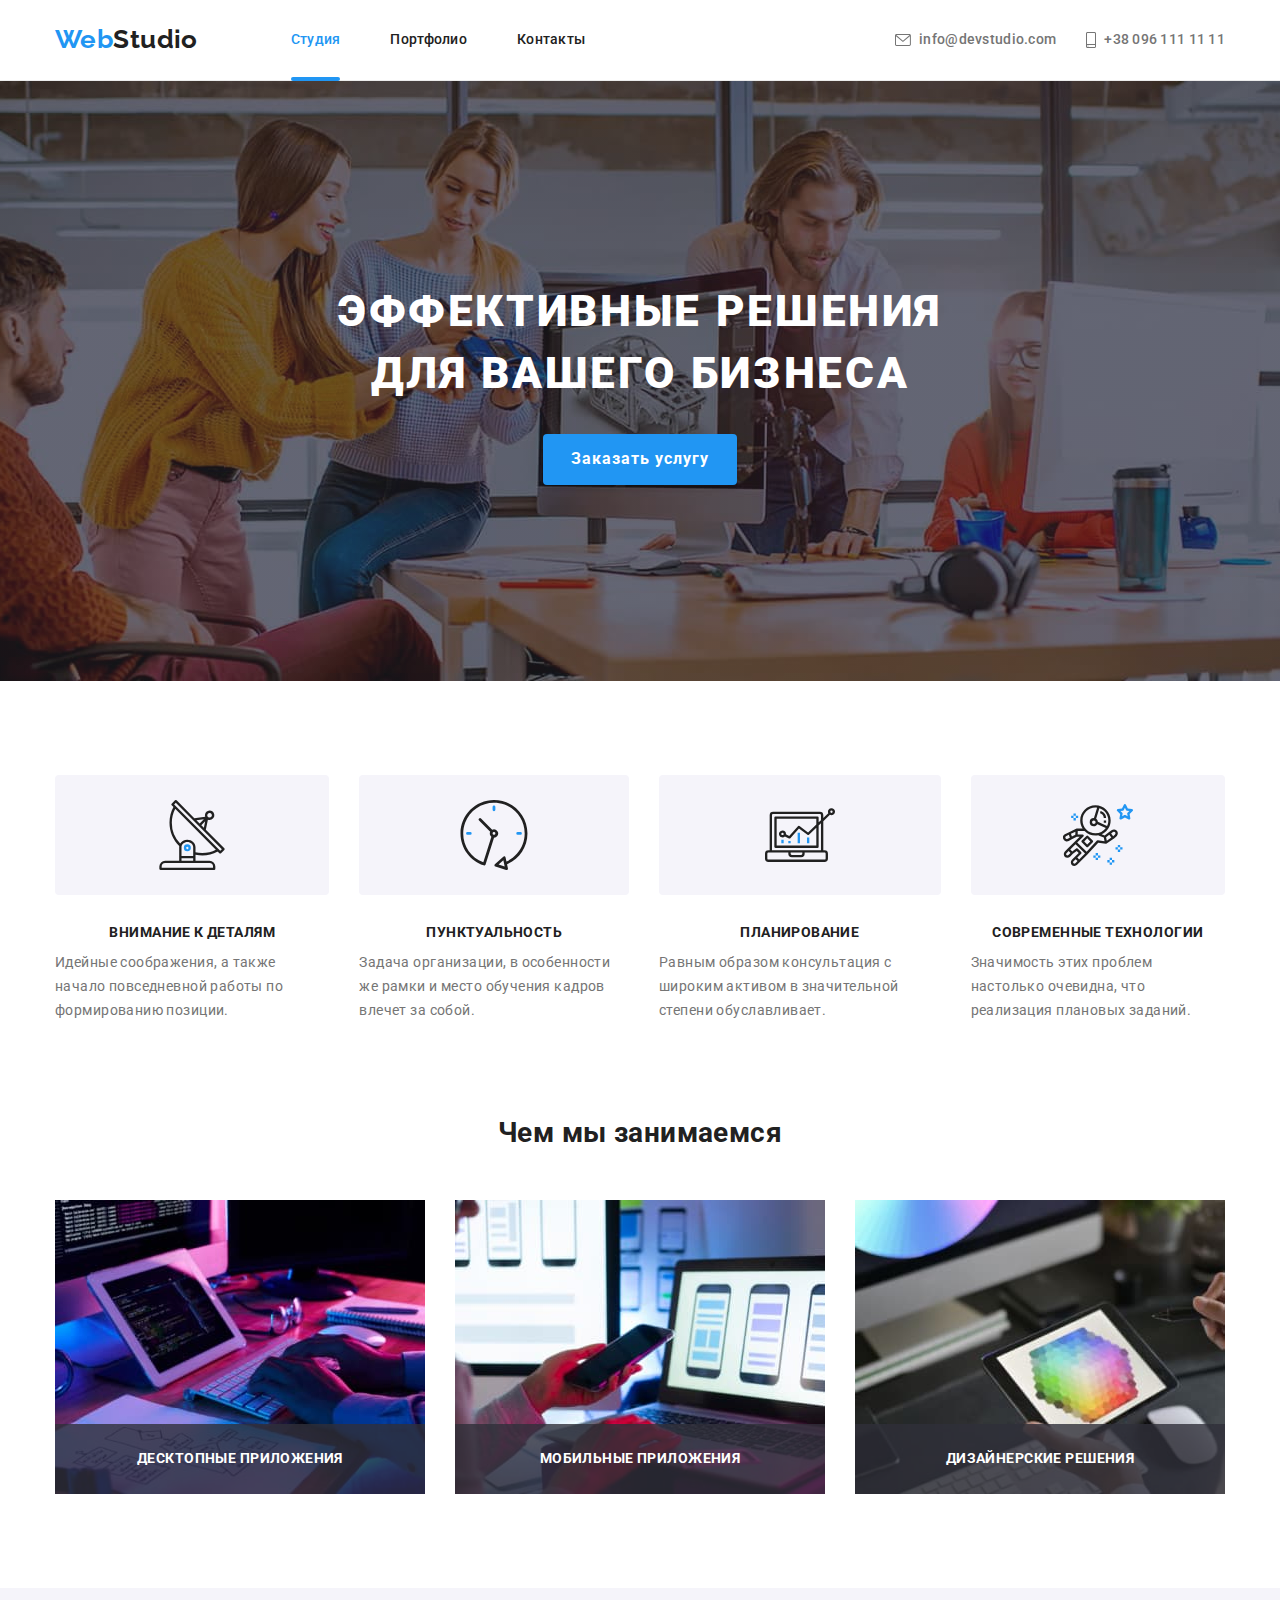
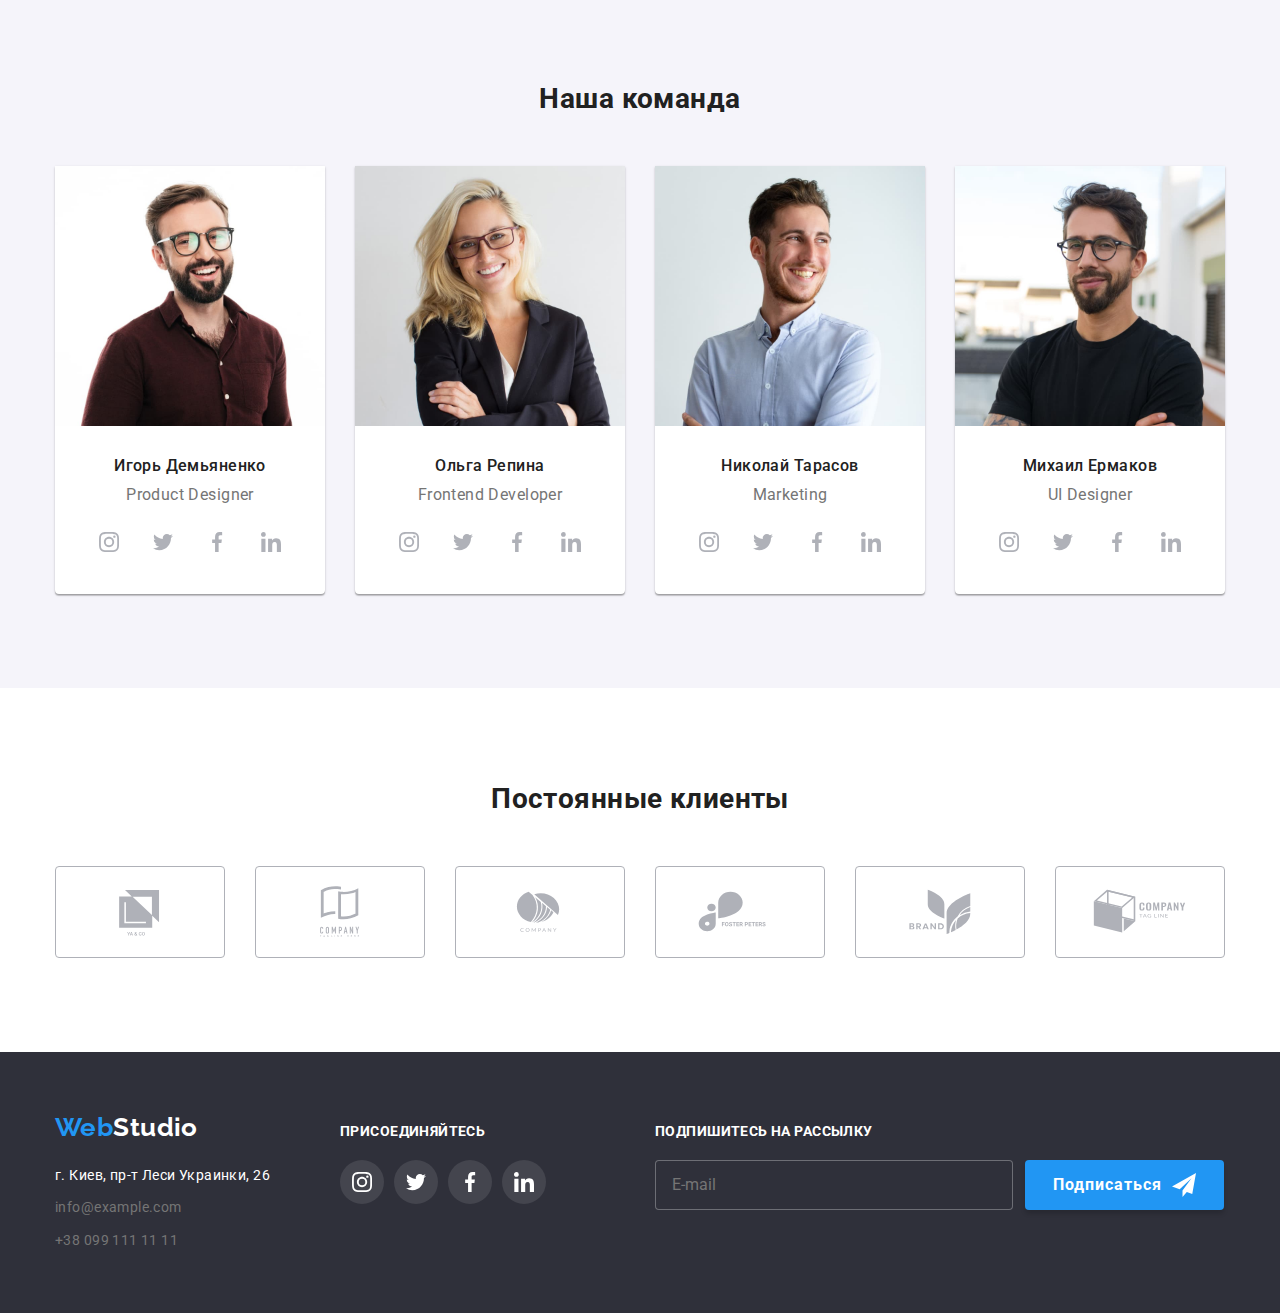
<file: index.html>
<!DOCTYPE html>
<html lang="ru">
<head>
	<meta charset="UTF-8">
	<meta http-equiv="X-UA-Compatible" content="IE=edge">
	<meta name="viewport" content="width=device-width, initial-scale=1.0">
	<title>WebStudio</title>
	<link href="https://fonts.googleapis.com/css2?family=Raleway:wght@700&family=Roboto:wght@400;500;700;900&display=swap" rel="stylesheet">
	<link rel="stylesheet" href="https://cdnjs.cloudflare.com/ajax/libs/modern-normalize/1.1.0/modern-normalize.min.css">
	<link rel="stylesheet" href="./css/main.min.css">
</head>
<body>
	<header class="site-header">
		<div class="container site-header__container">
    	<nav class="nav">
				<a href="" class="logo">
					<span class="logo--blue">Web</span>Studio
				</a>
				<ul class="nav__menu">
        	<li class="nav__item"><a href="./index.html" class="nav__link nav__link--current">Студия</a></li>
      		<li class="nav__item"><a href="./portfolio.html" class="nav__link">Портфолио</a></li>
      		<li class="nav__item"><a href="" class="nav__link">Контакты</a></li>
    		</ul>
    	</nav>
			<ul class="contacts">
    		<li class="contacts__item">
					<a href="mailto:info@devstudio.com" class="contacts__link">
						<div>
							<svg width="16" height="12"  class="contacts__icon">
								<use href="./images/sprite.svg#envelope"></use>
							</svg>
						</div>
						<p class="contacts__label">info@devstudio.com</p>
					</a>
				</li>
     		<li class="contacts__item">
					<a href="tel:+38096111111" class="contacts__link">
						<div>
							<svg width="10" height="16"  class="contacts__icon">
								<use href="./images/sprite.svg#smartphone"></use>
							</svg>
						</div>
						<p class="contacts__label">+38 096 111 11 11</p>
					</a>
				</li>
     	</ul>
			<button 
				type="button"
				class="menu-button" 
				data-menu-button
				aria-controls="menu-container"
				aria-expanded="false"
			>
				<svg 
					width="40" 
					height="40"
					aria-label="Переключатель мобильного меню"
				>
					<use class="menu-button__icon-menu" href="./images/sprite.svg#menu_open"></use>
					<use class="menu-button__icon-close" href="./images/sprite.svg#menu_close"></use>
				</svg>
			</button>
			<div class="menu" id="menu-container" data-menu>
				<div class="container menu__container">
					<div class="menu__header">
						<ul class="menu-nav">
							<li class="menu-nav__item"><a href="./index.html" class="menu-nav__link menu-nav__link--current">Студия</a></li>
							<li class="menu-nav__item"><a href="./portfolio.html" class="menu-nav__link">Портфолио</a></li>
							<li class="menu-nav__item"><a href="" class="menu-nav__link">Контакты</a></li>
						</ul>
					</div>
					<div class="menu__footer">
						<ul class="menu-contacts">
							<li class="menu-contacts__item"><a href="" class="menu-contacts__link">+38 096 111 11 11</a></li>
							<li class="menu-contacts__item"><a href="" class="menu-contacts__link menu-contacts__link--gray">info@devstudio.com</a></li>
						</ul>
						<ul class="menu-socials">
							<li class="menu-socials__item"><a href="" class="menu-socials__link">Instagram</a></li>
							<li class="menu-socials__item"><a href="" class="menu-socials__link">Twitter</a></li>
								<li class="menu-socials__item"><a href="" class="menu-socials__link">Facebook</a></li>
							<li class="menu-socials__item"><a href="" class="menu-socials__link">Linkedin</a></li>
						</ul>
					</div>
				</div>
			</div>
   	</div>
  </header>
	<main>

    <section class="hero">
  		<div class="container hero__container">
      	<h1 class="hero__title">Эффективные решения <br /> для вашего бизнеса</h1>
       	<button data-modal-open type="button" class="button">
					 <span class="button__text">Заказать услугу</span>
					</button>
     	</div>
   	</section>

  	<section class="site-features">
     	<div class="container site-features__container">
       	<ul class="features">
					<li class="features__item">
						<div class="feature">
							<div class="feature__container">
								<svg width="70" height="70" class="feature__icon">
									<use href="./images/sprite.svg#antenna"></use>
								</svg>
							</div>
       				<h3 class="feature__label">Внимание к деталям</h3>
       				<p class="feature__text">Идейные соображения, а также начало повседневной работы по формированию позиции.</p>
						</div>
					</li>
					<li class="features__item">
						<div class="feature">
							<div class="feature__container">
								<svg width="70" height="70" class="feature__icon">
									<use href="./images/sprite.svg#clock"></use>
								</svg>
							</div>
       				<h3 class="feature__label">Пунктуальность</h3>
       				<p class="feature__text">Задача организации, в особенности же рамки и место обучения кадров влечет за собой.</p>
						</div>
					</li>
					<li class="features__item">
						<div class="feature">
							<div class="feature__container">
								<svg width="70" height="70" class="feature__icon">
									<use href="./images/sprite.svg#diagram"></use>
								</svg>
							</div>
       				<h3 class="feature__label">Планирование</h3>
       				<p class="feature__text">Равным образом консультация с широким активом в значительной степени обуславливает.</p>
						</div>
					</li>
					<li class="features__item">
						<div class="feature">
							<div class="feature__container">
								<svg width="70" height="70" class="feature__icon">
									<use href="./images/sprite.svg#astronaut"></use>
								</svg>
							</div>
       				<h3 class="feature__label">Современные технологии</h3>
       				<p class="feature__text">Значимость этих проблем настолько очевидна, что реализация плановых заданий.</p>
						</div>
					</li>
       	</ul>
			</div>
		</section>
		
		<section class="site-work">
      <div class="container">
        <h2 class="title">Чем мы занимаемся</h2>
        <ul class="work">
          <li class="work__item">
						<div class="work-card">
							<div class="work-card__overlay">
								<h3 class="work-card__label">Десктопные приложения</h3>
							</div>
							<img 
								srcset="./images/img1.jpg 1x,
												./images/img1-2x.jpg 2x"	
								src="./images/img1.jpg" 
								class="work-card__pic" 
								alt="Человек выбирает вариант дизайна" width="370">
						</div>
					</li>
          <li class="work__item">
						<div class="work-card">
							<div class="work-card__overlay">
								<h3 class="work-card__label">Мобильные приложения</h3>
							</div>
							<img 
								srcset="./images/img2.jpg 1x,
												./images/img2-2x.jpg 2x"
								src="./images/img2.jpg" 
								class="work-card__pic" 
								alt="Дизайнер выберает цвет" width="370">
						</div>
					</li>    
          <li class="work__item">
						<div class="work-card">
							<div class="work-card__overlay">
								<h3 class="work-card__label">Дизайнерские решения</h3>
							</div>
							<img
								srcset="./images/img3.jpg 1x,
												./images/img3-2x.jpg 2x" 
								src="./images/img3.jpg" 
								class="work-card__pic" 
								alt="Дизайнер выберает цвет" width="370">
						</div>
					</li>    
        </ul>
      </div>
    </section>

    <section class="site-team">
      <div class="container site-team__container">
        <h2 class="title">Наша команда</h2>
        <ul class="team">
          <li class="team__item">
						<div class="team-card">
          		<img
								srcset="./images/worker1.jpg 1x,
												./images/worker1-2x.jpg 2x" 
								src="./images/worker1.jpg" 
								class="team-card__pic" 
								alt="Мужчина в очках, рубашке и с бородой">
          		<div class="team-card__content">    
            		<h3 class="team-card__label">Игорь Демьяненко</h3>
            		<p class="team-card__text">Product Designer</p>
								<ul class="socials">
								<li class="socials__item">
									<a href="" class="socials__link">
										<div class="socials__box">
											<svg width="20" height="20" class="socials__icon">
												<use href="./images/sprite.svg#instagram"></use>
											</svg>
										</div>
									</a>
								</li>
									<li class="socials__item">
										<a href="" class="socials__link">
											<div class="socials__box">
												<svg width="20" height="20" class="socials__icon">
													<use href="./images/sprite.svg#twitter"></use>
												</svg>
											</div>
										</a>
									</li>
									<li class="socials__item">
										<a href="" class="socials__link">
											<div class="socials__box">
												<svg width="20" height="20" class="socials__icon">
													<use href="./images/sprite.svg#facebook"></use>
												</svg>
											</div>
										</a>
									</li>
									<li class="socials__item">
										<a href="" class="socials__link">
											<div class="socials__box">
												<svg width="20" height="20" class="socials__icon">
													<use href="./images/sprite.svg#linkedin"></use>
												</svg>
											</div>
										</a>
									</li>
								</ul>
							</div>
						</div>    
          </li>
          <li class="team__item">
						<div class="team-card">
							<img
								srcset="./images/worker2.jpg 1x,
												./images/worker2-2x.jpg 2x" 
								src="./images/worker2.jpg" 
								class="team-card__pic">
          		<div class="team-card__content">    
            		<h3 class="team-card__label">Ольга Репина</h3>
            		<p class="team-card__text">Frontend Developer</p>
								<ul class="socials">
									<li class="socials__item">
										<a href="" class="socials__link">
											<div class="socials__box">
												<svg width="20" height="20" class="socials__icon">
													<use href="./images/sprite.svg#instagram"></use>
												</svg>
											</div>
										</a>
									</li>
									<li class="socials__item">
										<a href="" class="socials__link">
											<div class="socials__box">
												<svg width="20" height="20" class="socials__icon">
													<use href="./images/sprite.svg#twitter"></use>
												</svg>
											</div>
										</a>
									</li>
									<li class="socials__item">
										<a href="" class="socials__link">
											<div class="socials__box">
												<svg width="20" height="20" class="socials__icon">
													<use href="./images/sprite.svg#facebook"></use>
												</svg>
											</div>
										</a>
									</li>
									<li class="socials__item">
										<a href="" class="socials__link">
											<div class="socials__box">
												<svg width="20" height="20" class="socials__icon">
													<use href="./images/sprite.svg#linkedin"></use>
												</svg>
											</div>
										</a>
									</li>
								</ul>
							</div>
          	</div>    
          </li>
          <li class="team__item">
						<div class="team-card">
          		<img
								srcset="./images/worker3.jpg 1x,
												./images/worker3-2x.jpg 2x" 
								src="./images/worker3.jpg" 
								class="team-card__pic" 
								alt="Мужчина в очках, рубашке и с бородой">
          		<div class="team-card__content">    
            		<h3 class="team-card__label">Николай Тарасов</h3>
            		<p class="team-card__text">Marketing</p>
								<ul class="socials">
									<li class="socials__item">
										<a href="" class="socials__link">
											<div class="socials__box">
												<svg width="20" height="20" class="socials__icon">
													<use href="./images/sprite.svg#instagram"></use>
												</svg>
											</div>
										</a>
									</li>
									<li class="socials__item">
										<a href="" class="socials__link">
											<div class="socials__box">
												<svg width="20" height="20" class="socials__icon">
													<use href="./images/sprite.svg#twitter"></use>
												</svg>
											</div>
										</a>
									</li>
									<li class="socials__item">
										<a href="" class="socials__link">
											<div class="socials__box">
												<svg width="20" height="20" class="socials__icon">
													<use href="./images/sprite.svg#facebook"></use>
												</svg>
											</div>
										</a>
									</li>
									<li class="socials__item">
										<a href="" class="socials__link">
											<div class="socials__box">
												<svg width="20" height="20" class="socials__icon">
													<use href="./images/sprite.svg#linkedin"></use>
												</svg>
											</div>
										</a>
									</li>
								</ul>
							</div>
          	</div>    
          </li>
					<li class="team__item">
						<div class="team-card">
          		<img
								srcset="./images/worker4.jpg 1x,
												./images/worker4-2x.jpg 2x" 
								src="./images/worker4.jpg" 
								class="team-card__pic" 
								alt="Мужчина в очках, рубашке и с бородой">
          		<div class="team-card__content">    
            		<h3 class="team-card__label">Михаил Ермаков</h3>
            		<p class="team-card__text">UI Designer</p>
								<ul class="socials">
									<li class="socials__item">
										<a href="" class="socials__link">
											<div class="socials__box">
												<svg width="20" height="20" class="socials__icon">
													<use href="./images/sprite.svg#instagram"></use>
												</svg>
											</div>
										</a>
									</li>
									<li class="socials__item">
										<a href="" class="socials__link">
											<div class="socials__box">
												<svg width="20" height="20" class="socials__icon">
													<use href="./images/sprite.svg#twitter"></use>
												</svg>
											</div>
										</a>
									</li>
									<li class="socials__item">
										<a href="" class="socials__link">
											<div class="socials__box">
												<svg width="20" height="20" class="socials__icon">
													<use href="./images/sprite.svg#facebook"></use>
												</svg>
											</div>
										</a>
									</li>
									<li class="socials__item">
										<a href="" class="socials__link">
											<div class="socials__box">
												<svg width="20" height="20" class="socials__icon">
													<use href="./images/sprite.svg#linkedin"></use>
												</svg>
											</div>
										</a>
									</li>
								</ul>
							</div>
						</div>    
          </li>
				</ul>	
    	</div>
    </section>
		<section class="site-clients">
			<div class="container site-clients__container">
				<h2 class="title">Постоянные клиенты</h2>
				<ul class="clients">
					<li class="clients__item">
						<a href="" class="client">
							<div class="client__box">
								<svg width="106" height="60" class="client__icon">
									<use href="./images/sprite.svg#logo1"></use>
								</svg>
							</div>
						</a>
					</li>
					<li class="clients__item">
						<a href="" class="client">
							<div class="client__box">
								<svg width="106" height="60" class="client__icon">
									<use href="./images/sprite.svg#logo2"></use>
								</svg>
							</div>
						</a>
					</li>
					<li class="clients__item">
						<a href="" class="client">
							<div class="client__box">
								<svg width="106" height="60" class="client__icon">
									<use href="./images/sprite.svg#logo3"></use>
								</svg>
							</div>
						</a>
					</li>
					<li class="clients__item">
						<a href="" class="client">
							<div class="client__box">
								<svg width="106" height="60" class="client__icon">
									<use href="./images/sprite.svg#logo4"></use>
								</svg>
							</div>
						</a>
					</li>
					<li class="clients__item">
						<a href="" class="client">
							<div class="client__box">
								<svg width="106" height="60" class="client__icon">
									<use href="./images/sprite.svg#logo5"></use>
								</svg>
							</div>
						</a>
					</li>
					<li class="clients__item">
						<a href="" class="client">
							<div class="client__box">
								<svg width="106" height="60" class="client__icon">
									<use href="./images/sprite.svg#logo6"></use>
								</svg>
							</div>
						</a>
					</li>
				</ul>
			</div>
		</section>

		<div class="backdrop is-hidden" data-modal>
			<div class="modal">
				<p class="modal__title">Оставьте свои данные, мы вам перезвоним</p>
				<form class="modal__form">
					<div class="modal__field">
						<label for="user-name" class="modal__label">Имя</label>
						<input type="text" name="name" class="modal__input" id="user-name">
						<svg width="18" height="18" class="modal__icon">
							<use href="./images/sprite.svg#name"></use>
						</svg>
					</div>
					<div class="modal__field">
						<label for="user-tel" class="modal__label">Телефон</label>
						<input type="text" name="tel" class="modal__input" id="user-tel">
						<svg width="18" height="18" class="modal__icon">
							<use href="./images/sprite.svg#tel"></use>
						</svg>
					</div>
					<div class="modal__field">
						<label for="user-mail" class="modal__label">Почта</label>
						<input type="text" name="mail" class="modal__input" id="user-mail">
						<svg width="18" height="18" class="modal__icon">
							<use href="./images/sprite.svg#mail"></use>
						</svg>
					</div>
					<div class="modal__field">
						<label for="user-comment" class="modal__label">Комментарий</label>
						<textarea name="comment" class="modal__input modal__input--comment" id="user-comment" rows="10" placeholder="Введите текст"></textarea>
					</div>
					<div class="check-field">
						<label class="check-field__label">
							<input class="check-field__checkbox" type="checkbox">
							<span class="check-field__check"></span>
							<span class="check-field__text">Соглашаюсь с рассылкой и принимаю 
								<a href="" class="check-field__link">Условия договора</a>
							</span>
						</label>
					</div>
					<div class="modal__button">
						<button type="submit" class="button">
							<span class="button__text">Отправить</span>
						</button>
					</div>
				</form>

				<button class="close-button" data-modal-close>
					<svg width="18" height="18" class="close-button__icon">
						<use href="./images/sprite.svg#close-modal"></use>
					</svg>
				</button>
				
			</div>
		</div>

  </main>
  <footer class="site-footer">
    <div class="container site-footer__container">
			<div class="address-footer">
      	<a href="" class="logo site-footer__logo"><span class="logo logo--blue">Web</span>Studio</a>
      	<address class="site-address">

        	<ul class="address">
          	<li class="address__item"><a href="" class="address__link address__link--white">г. Киев, пр-т Леси Украинки, 26</a></li>
          	<li class="address__item"><a href="mailto:info@example.com" class="address__link">info@example.com</a></li>
          	<li class="address__item"><a href="tel:+380991111111" class="address__link">+38 099 111 11 11</a></li>
        	</ul>

      	</address>
			</div>
			<div class="socials-footer">
				<p class="socials-footer__title">присоединяйтесь</p>
				<ul class="socials">
					<li class="socials__item">
						<a href="" class="socials__link">
							<div class="socials__box socials__box--gray">
								<svg width="20" height="20" class="socials__icon socials__icon--white">
									<use href="./images/sprite.svg#instagram"></use>
								</svg>
							</div>
						</a>
					</li>
					<li class="socials__item">
						<a href="" class="socials__link">
							<div class="socials__box socials__box--gray">
								<svg width="20" height="20" class="socials__icon socials__icon--white">
									<use href="./images/sprite.svg#twitter"></use>
								</svg>
							</div>
						</a>
					</li>
					<li class="socials__item">
						<a href="" class="socials__link">
							<div class="socials__box socials__box--gray">
								<svg width="20" height="20" class="socials__icon socials__icon--white">
									<use href="./images/sprite.svg#facebook"></use>
								</svg>
							</div>
						</a>
					</li>
					<li class="socials__item">
						<a href="" class="socials__link">
							<div class="socials__box socials__box--gray">
								<svg width="20" height="20" class="socials__icon socials__icon--white">
									<use href="./images/sprite.svg#linkedin"></use>
								</svg>
							</div>
						</a>
					</li>
				</ul>
			</div>
			<div class="subscription">
				<p class="subscription__title">Подпишитесь на рассылку</p>
				<form name="subscribe" class="subscription__form">
					<input type="email" class="subscription__input" name="mail" placeholder="E-mail">
					<button type="submit" class="button">
						<span class="button__text">Подписаться</span>
						<svg width="24" height="24" class="button__icon">
							<use href="./images/sprite.svg#send"></use>
						</svg>
					</button>
				</form>
			</div>
    </div>
	</footer>

	<script src="./js/modal.js"></script>
	<script src="./js/menu.js"></script>

</body>
</html>
</file>
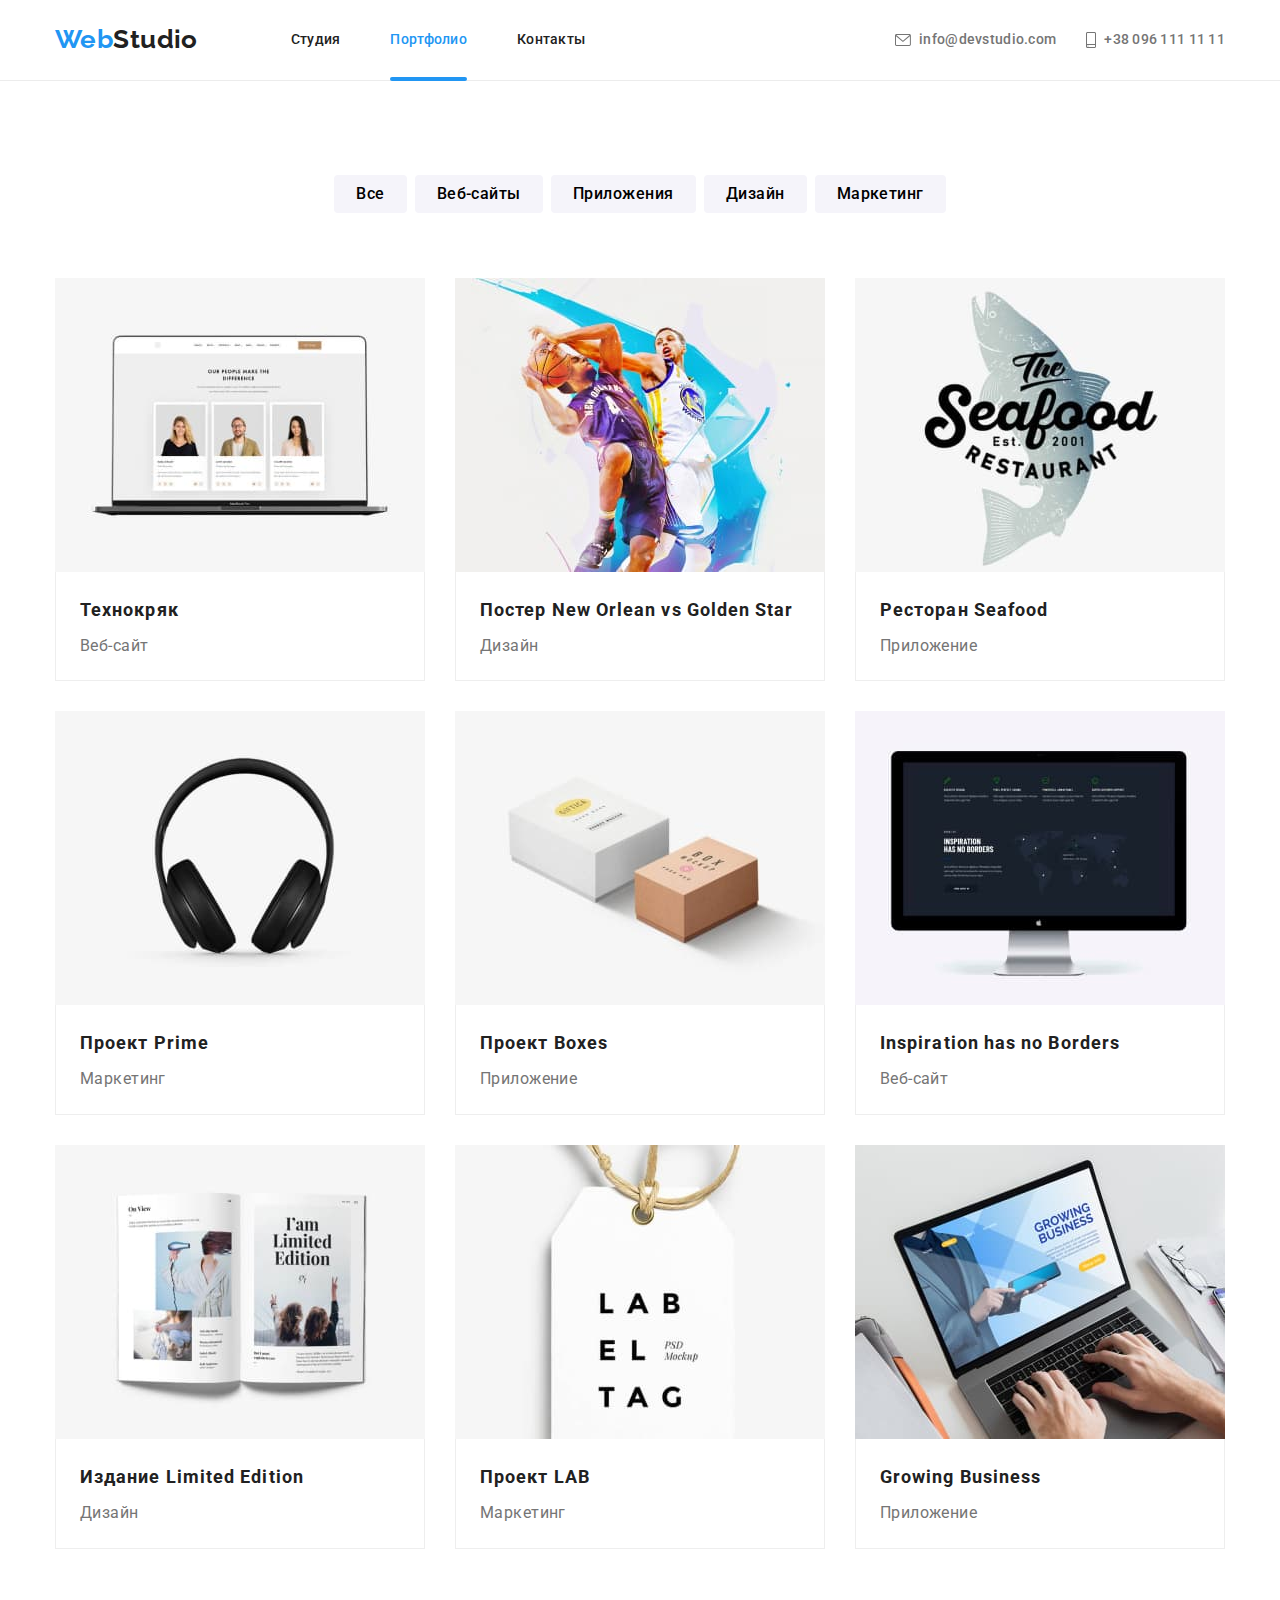
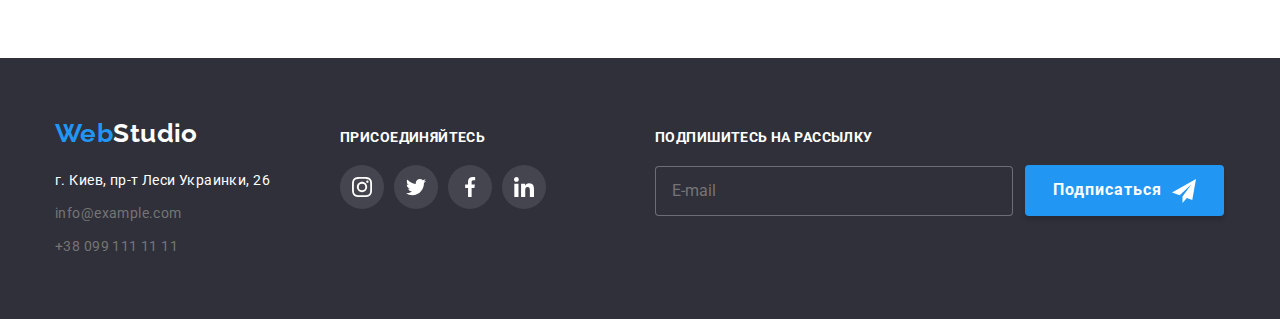
<file: portfolio.html>
<!DOCTYPE html>
<html lang="ru">
<head>
  <meta charset="UTF-8">
  <meta http-equiv="X-UA-Compatible" content="IE=edge">
  <meta name="viewport" content="width=device-width, initial-scale=1.0">
  <title>Portfolio</title>
  <link href="https://fonts.googleapis.com/css2?family=Raleway:wght@700&family=Roboto:wght@400;500;700;900&display=swap" rel="stylesheet">
  <link rel="stylesheet" href="https://cdnjs.cloudflare.com/ajax/libs/modern-normalize/1.1.0/modern-normalize.min.css">
  <link rel="stylesheet" href="./css/main.min.css">
</head>
<body>
	<header class="site-header">
		<div class="container site-header__container">
    	<nav class="nav">
				<a href="" class="logo">
					<span class="logo--blue">Web</span>Studio
				</a>
				<ul class="nav__menu">
        	<li class="nav__item"><a href="./index.html" class="nav__link">Студия</a></li>
      		<li class="nav__item"><a href="./portfolio.html" class="nav__link nav__link--current">Портфолио</a></li>
      		<li class="nav__item"><a href="" class="nav__link">Контакты</a></li>
    		</ul>
    	</nav>
			<ul class="contacts">
    		<li class="contacts__item">
					<a href="mailto:info@devstudio.com" class="contacts__link">
						<div>
							<svg width="16" height="12"  class="contacts__icon">
								<use href="./images/sprite.svg#envelope"></use>
							</svg>
						</div>
						<p class="contacts__label">info@devstudio.com</p>
					</a>
				</li>
     		<li class="contacts__item">
					<a href="tel:+38096111111" class="contacts__link">
						<div>
							<svg width="10" height="16"  class="contacts__icon">
								<use href="./images/sprite.svg#smartphone"></use>
							</svg>
						</div>
						<p class="contacts__label">+38 096 111 11 11</p>
					</a>
				</li>
     	</ul>
			 <button 
			 type="button"
			 class="menu-button" 
			 data-menu-button
			 aria-controls="menu-container"
			 aria-expanded="false"
		 >
			 <svg 
				 width="40" 
				 height="40"
				 aria-label="Переключатель мобильного меню"
			 >
				 <use class="menu-button__icon-menu" href="./images/sprite.svg#menu_open"></use>
				 <use class="menu-button__icon-close" href="./images/sprite.svg#menu_close"></use>
			 </svg>
		 </button>
		 <div class="menu" id="menu-container" data-menu>
			<div class="container menu__container">
				<div class="menu__header">
					<ul class="menu-nav">
						<li class="menu-nav__item"><a href="./index.html" class="menu-nav__link">Студия</a></li>
						<li class="menu-nav__item"><a href="./portfolio.html" class="menu-nav__link menu-nav__link--current">Портфолио</a></li>
						<li class="menu-nav__item"><a href="" class="menu-nav__link">Контакты</a></li>
					</ul>
				</div>
				<div class="menu__footer">
					<ul class="menu-contacts">
						<li class="menu-contacts__item"><a href="" class="menu-contacts__link">+38 096 111 11 11</a></li>
						<li class="menu-contacts__item"><a href="" class="menu-contacts__link menu-contacts__link--gray">info@devstudio.com</a></li>
					</ul>
					<ul class="menu-socials">
						<li class="menu-socials__item"><a href="" class="menu-socials__link">Instagram</a></li>
						<li class="menu-socials__item"><a href="" class="menu-socials__link">Twitter</a></li>
							<li class="menu-socials__item"><a href="" class="menu-socials__link">Facebook</a></li>
						<li class="menu-socials__item"><a href="" class="menu-socials__link">Linkedin</a></li>
					</ul>
				</div>
			</div>
		</div>
   	</div>
  </header>
  <section class="site-portfolio">
    <div class="container site-portfolio__container">

      <h1 class="site-portfolio__title">Фильтр по портфолио</h1>

      <ul class="portfolio-filter">
				<li class="portfolio-filter__item"><button type="button" class="portfolio-filter__button">Все</button></li>
        <li class="portfolio-filter__item"><button type="button" class="portfolio-filter__button">Веб-сайты</button></li>
        <li class="portfolio-filter__item"><button type="button" class="portfolio-filter__button">Приложения</button></li>
				<li class="portfolio-filter__item"><button type="button" class="portfolio-filter__button">Дизайн</button></li>
				<li class="portfolio-filter__item"><button type="button" class="portfolio-filter__button">Маркетинг</button></li>
      </ul>

      <ul class="portfolio">
        <li class="portfolio__item">
          <a href="" class="portfolio-card">
						<div class="portfolio-card__box">
            	<img
								srcset="./images/portfolio1.jpg 1x,
												./images/portfolio1-2x.jpg 2x"
								src="./images/portfolio1.jpg" 
								class="portfolio-card__pic" 
								alt="Открытая страница">
							<div class="portfolio-card__overlay">
								<p class="portfolio-card__overlay-text">Ресурс предлагает комплексные предложения с разным уровнем функционала и сервисов. Все это позволит посетителю получить исчерпывающие сведения о компании или частном лице.</p>
							</div>
						</div>
						<div class="portfolio-card__content">	
              <h2 class="portfolio-card__title">Технокряк</h2>
              <p class="portfolio-card__text">Веб-сайт</p>
            </div>
          </a>
        </li>
				<li class="portfolio__item">
          <a href="" class="portfolio-card">
						<div class="portfolio-card__box">
            	<img
								srcset="./images/portfolio2.jpg 1x,
												./images/portfolio2-2x.jpg 2x"
								src="./images/portfolio2.jpg" 
								class="portfolio-card__pic" 
								alt="Открытая страница">
							<div class="portfolio-card__overlay">
								<p class="portfolio-card__overlay-text">Ресурс предлагает комплексные предложения с разным уровнем функционала и сервисов. Все это позволит посетителю получить исчерпывающие сведения о компании или частном лице.</p>
							</div>
						</div>
						<div class="portfolio-card__content">	
              <h2 class="portfolio-card__title">Постер New Orlean vs Golden Star</h2>
              <p class="portfolio-card__text">Дизайн</p>
            </div>
          </a>
        </li>
			  <li class="portfolio__item">
          <a href="" class="portfolio-card">
						<div class="portfolio-card__box">
            	<img
								srcset="./images/portfolio3.jpg 1x,
												./images/portfolio3-2x.jpg 2x"
								src="./images/portfolio3.jpg" 
								class="portfolio-card__pic" 
								alt="Открытая страница">
							<div class="portfolio-card__overlay">
								<p class="portfolio-card__overlay-text">Ресурс предлагает комплексные предложения с разным уровнем функционала и сервисов. Все это позволит посетителю получить исчерпывающие сведения о компании или частном лице.</p>
							</div>
						</div>
						<div class="portfolio-card__content">	
              <h2 class="portfolio-card__title">Ресторан Seafood</h2>
              <p class="portfolio-card__text">Приложение</p>
            </div>
          </a>
        </li>
				<li class="portfolio__item">
          <a href="" class="portfolio-card">
						<div class="portfolio-card__box">
            	<img
								srcset="./images/portfolio4.jpg 1x,
												./images/portfolio4-2x.jpg 2x"
								src="./images/portfolio4.jpg" 
								class="portfolio-card__pic" 
								alt="Открытая страница">
							<div class="portfolio-card__overlay">
								<p class="portfolio-card__overlay-text">Ресурс предлагает комплексные предложения с разным уровнем функционала и сервисов. Все это позволит посетителю получить исчерпывающие сведения о компании или частном лице.</p>
							</div>
						</div>
						<div class="portfolio-card__content">	
              <h2 class="portfolio-card__title">Проект Prime</h2>
              <p class="portfolio-card__text">Маркетинг</p>
            </div>
          </a>
        </li>
				<li class="portfolio__item">
          <a href="" class="portfolio-card">
						<div class="portfolio-card__box">
            	<img
								srcset="./images/portfolio5.jpg 1x,
												./images/portfolio5-2x.jpg 2x"
								src="./images/portfolio5.jpg" 
								class="portfolio-card__pic" 
								alt="Открытая страница">
							<div class="portfolio-card__overlay">
								<p class="portfolio-card__overlay-text">Ресурс предлагает комплексные предложения с разным уровнем функционала и сервисов. Все это позволит посетителю получить исчерпывающие сведения о компании или частном лице.</p>
							</div>
						</div>
						<div class="portfolio-card__content">	
              <h2 class="portfolio-card__title">Проект Boxes</h2>
              <p class="portfolio-card__text">Приложение</p>
            </div>
          </a>
        </li>
			  <li class="portfolio__item">
          <a href="" class="portfolio-card">
						<div class="portfolio-card__box">
            	<img
								srcset="./images/portfolio6.jpg 1x,
												./images/portfolio6-2x.jpg 2x"
								src="./images/portfolio6.jpg" 
								class="portfolio-card__pic" 
								alt="Открытая страница">
							<div class="portfolio-card__overlay">
								<p class="portfolio-card__overlay-text">Ресурс предлагает комплексные предложения с разным уровнем функционала и сервисов. Все это позволит посетителю получить исчерпывающие сведения о компании или частном лице.</p>
							</div>
						</div>
						<div class="portfolio-card__content">	
              <h2 class="portfolio-card__title">Inspiration has no Borders</h2>
              <p class="portfolio-card__text">Веб-сайт</p>
            </div>
          </a>
        </li>
			  <li class="portfolio__item">
          <a href="" class="portfolio-card">
						<div class="portfolio-card__box">
            	<img
								srcset="./images/portfolio7.jpg 1x,
												./images/portfolio7-2x.jpg 2x"
								src="./images/portfolio7.jpg" 
								class="portfolio-card__pic" 
								alt="Открытая страница">
							<div class="portfolio-card__overlay">
								<p class="portfolio-card__overlay-text">Ресурс предлагает комплексные предложения с разным уровнем функционала и сервисов. Все это позволит посетителю получить исчерпывающие сведения о компании или частном лице.</p>
							</div>
						</div>
						<div class="portfolio-card__content">	
              <h2 class="portfolio-card__title">Издание Limited Edition</h2>
              <p class="portfolio-card__text">Дизайн</p>
            </div>
          </a>
        </li>
				<li class="portfolio__item">
          <a href="" class="portfolio-card">
						<div class="portfolio-card__box">
            	<img
								srcset="./images/portfolio8.jpg 1x,
												./images/portfolio8-2x.jpg 2x"
								src="./images/portfolio8.jpg" 
								class="portfolio-card__pic" 
								alt="Открытая страница">
							<div class="portfolio-card__overlay">
								<p class="portfolio-card__overlay-text">Ресурс предлагает комплексные предложения с разным уровнем функционала и сервисов. Все это позволит посетителю получить исчерпывающие сведения о компании или частном лице.</p>
							</div>
						</div>
						<div class="portfolio-card__content">	
              <h2 class="portfolio-card__title">Проект LAB</h2>
              <p class="portfolio-card__text">Маркетинг</p>
            </div>
          </a>
        </li>
				<li class="portfolio__item">
          <a href="" class="portfolio-card">
						<div class="portfolio-card__box">
            	<img
								srcset="./images/portfolio9.jpg 1x,
												./images/portfolio9-2x.jpg 2x"
								src="./images/portfolio9.jpg" 
								class="portfolio-card__pic" 
								alt="Открытая страница">
							<div class="portfolio-card__overlay">
								<p class="portfolio-card__overlay-text">Ресурс предлагает комплексные предложения с разным уровнем функционала и сервисов. Все это позволит посетителю получить исчерпывающие сведения о компании или частном лице.</p>
							</div>
						</div>
						<div class="portfolio-card__content">	
              <h2 class="portfolio-card__title">Growing Business</h2>
              <p class="portfolio-card__text">Приложение</p>
            </div>
          </a>
        </li>	
      </ul>
    </div>
  </section>
	<footer class="site-footer">
    <div class="container site-footer__container">
			<div class="address-footer">
      	<a href="" class="logo site-footer__logo"><span class="logo logo--blue">Web</span>Studio</a>
      	<address class="site-address">

        	<ul class="address">
          	<li class="address__item"><a href="" class="address__link address__link--white">г. Киев, пр-т Леси Украинки, 26</a></li>
          	<li class="address__item"><a href="mailto:info@example.com" class="address__link">info@example.com</a></li>
          	<li class="address__item"><a href="tel:+380991111111" class="address__link">+38 099 111 11 11</a></li>
        	</ul>

      	</address>
			</div>
			<div class="socials-footer">
				<p class="socials-footer__title">присоединяйтесь</p>
				<ul class="socials">
					<li class="socials__item">
						<a href="" class="socials__link">
							<div class="socials__box socials__box--gray">
								<svg width="20" height="20" class="socials__icon socials__icon--white">
									<use href="./images/sprite.svg#instagram"></use>
								</svg>
							</div>
						</a>
					</li>
					<li class="socials__item">
						<a href="" class="socials__link">
							<div class="socials__box socials__box--gray">
								<svg width="20" height="20" class="socials__icon socials__icon--white">
									<use href="./images/sprite.svg#twitter"></use>
								</svg>
							</div>
						</a>
					</li>
					<li class="socials__item">
						<a href="" class="socials__link">
							<div class="socials__box socials__box--gray">
								<svg width="20" height="20" class="socials__icon socials__icon--white">
									<use href="./images/sprite.svg#facebook"></use>
								</svg>
							</div>
						</a>
					</li>
					<li class="socials__item">
						<a href="" class="socials__link">
							<div class="socials__box socials__box--gray">
								<svg width="20" height="20" class="socials__icon socials__icon--white">
									<use href="./images/sprite.svg#linkedin"></use>
								</svg>
							</div>
						</a>
					</li>
				</ul>
			</div>
			<div class="subscription">
				<p class="subscription__title">Подпишитесь на рассылку</p>
				<form name="subscribe" class="subscription__form">
					<input type="email" class="subscription__input" name="mail" placeholder="E-mail">
					<button type="submit" class="button">
						<span class="button__text">Подписаться</span>
						<svg width="24" height="24" class="button__icon">
							<use href="./images/sprite.svg#send"></use>
						</svg>
					</button>
				</form>
			</div>
    </div>
	</footer>

	<script src="./js/menu.js"></script>

</body>
</html>
</file>
<file: css/main.min.css>
.logo{font-weight:700;font-size:26px;font-family:"Raleway", sans-serif;line-height:1.2;color:#212121;text-decoration:none;display:inline}.logo--blue{color:#2196f3}.site-footer__logo{color:#fff;margin-left:auto}.nav{display:-webkit-box;display:-ms-flexbox;display:flex;-webkit-box-align:center;-ms-flex-align:center;align-items:center}.nav__menu{margin-left:88px;display:-webkit-box;display:-ms-flexbox;display:flex;list-style:none}@media screen and (max-width: 767px){.nav__menu{display:none}}@media screen and (min-width: 1200px){.nav__menu{margin-left:93px}}.nav__item{display:-webkit-box;display:-ms-flexbox;display:flex;margin-right:50px}.nav__item:last-child{margin-right:0px}.nav__link{position:relative;padding-top:32px;padding-bottom:32px;line-height:1.14;letter-spacing:0.02em;font-weight:500;text-decoration:none;color:#212121;-webkit-transition:color 250ms cubic-bezier(0.4, 0, 0.2, 1);transition:color 250ms cubic-bezier(0.4, 0, 0.2, 1)}.nav__link:hover,.nav__link:focus{color:#2196f3}.nav__link--current{color:#2196f3}.nav__link--current::after{bottom:-1px;position:absolute;display:block;height:4px;width:100%;border-radius:2px;content:'';background-color:#2196f3}.contacts{margin-left:auto;list-style:none;line-height:1.1;letter-spacing:0.02em;font-style:normal}@media screen and (max-width: 767px){.contacts{display:none}}@media screen and (min-width: 768px) and (max-width: 1199px){.contacts{display:block;font-size:12px}.contacts__item:not(:last-child){margin-bottom:10px}}@media screen and (min-width: 1200px){.contacts{display:-webkit-box;display:-ms-flexbox;display:flex;-webkit-box-align:center;-ms-flex-align:center;align-items:center}.contacts__item:not(:last-child){margin-right:30px}.contacts__link{padding-top:32px;padding-bottom:32px}}.contacts__link{display:-webkit-box;display:-ms-flexbox;display:flex;-webkit-box-align:center;-ms-flex-align:center;align-items:center;font-weight:500;text-decoration:none;color:#757575;-webkit-transition:color 250ms cubic-bezier(0.4, 0, 0.2, 1);transition:color 250ms cubic-bezier(0.4, 0, 0.2, 1)}.contacts__link:hover,.contacts__link:focus{color:#2196f3}.contacts__icon{margin-right:8px;fill:currentColor}.hero{background-color:#2f303a;text-align:center;width:100%;height:400px;margin:0 auto;padding-top:118px;padding-bottom:118px;background-image:-webkit-gradient(linear, left top, right top, from(rgba(47,48,58,0.4)), to(rgba(47,48,58,0.4))),url(../images/bg-hero-mobile.jpg);background-image:linear-gradient(to right, rgba(47,48,58,0.4), rgba(47,48,58,0.4)),url(../images/bg-hero-mobile.jpg);background-repeat:no-repeat;background-position:center;background-size:cover}@media (min-divice-pixel-ratio: 2), (-webkit-min-device-pixel-ratio: 2), (min-resolution: 192dpi), (min-resolution: 2dppx){.hero{background-image:-webkit-gradient(linear, left top, right top, from(rgba(47,48,58,0.4)), to(rgba(47,48,58,0.4))),url(../images/bg-hero-mobile2x.jpg);background-image:linear-gradient(to right, rgba(47,48,58,0.4), rgba(47,48,58,0.4)),url(../images/bg-hero-mobile2x.jpg)}}@media screen and (min-width: 768px){.hero{background-image:-webkit-gradient(linear, left top, right top, from(rgba(47,48,58,0.4)), to(rgba(47,48,58,0.4))),url(../images/bg-hero-tablet.jpg);background-image:linear-gradient(to right, rgba(47,48,58,0.4), rgba(47,48,58,0.4)),url(../images/bg-hero-tablet.jpg)}}@media screen and (min-width: 768px) and (min-divice-pixel-ratio: 2), screen and (min-width: 768px) and (-webkit-min-device-pixel-ratio: 2), screen and (min-width: 768px) and (min-resolution: 192dpi), screen and (min-width: 768px) and (min-resolution: 2dppx){.hero{background-image:-webkit-gradient(linear, left top, right top, from(rgba(47,48,58,0.4)), to(rgba(47,48,58,0.4))),url(../images/bg-hero-tablet2x.jpg);background-image:linear-gradient(to right, rgba(47,48,58,0.4), rgba(47,48,58,0.4)),url(../images/bg-hero-tablet2x.jpg)}}@media screen and (min-width: 1200px){.hero{background-image:-webkit-gradient(linear, left top, right top, from(rgba(47,48,58,0.4)), to(rgba(47,48,58,0.4))),url(../images/bg-hero.jpg);background-image:linear-gradient(to right, rgba(47,48,58,0.4), rgba(47,48,58,0.4)),url(../images/bg-hero.jpg)}}@media screen and (min-width: 1200px) and (min-divice-pixel-ratio: 2), screen and (min-width: 1200px) and (-webkit-min-device-pixel-ratio: 2), screen and (min-width: 1200px) and (min-resolution: 192dpi), screen and (min-width: 1200px) and (min-resolution: 2dppx){.hero{background-image:-webkit-gradient(linear, left top, right top, from(rgba(47,48,58,0.4)), to(rgba(47,48,58,0.4))),url(../images/bg-hero2x.jpg);background-image:linear-gradient(to right, rgba(47,48,58,0.4), rgba(47,48,58,0.4)),url(../images/bg-hero2x.jpg)}}.hero__title{margin-bottom:30px;font-size:26px;font-weight:900;letter-spacing:0.06em;line-height:1.6;text-transform:uppercase;color:#fff}.hero__container{display:block;padding:0 15px}@media screen and (min-width: 1200px){.hero{max-width:1600px;height:600px;padding-top:200px;padding-bottom:200px}.hero__title{font-size:44px;line-height:1.4}}.site-features{padding:60px 0}@media screen and (min-width: 1200px){.site-features{padding:94px 0}}.site-features__container{padding:0 15px}@media screen and (min-width: 768px) and (max-width: 1199px){.site-features__container{padding:0}}.features{display:-webkit-box;display:-ms-flexbox;display:flex;list-style:none}@media screen and (max-width: 767px){.features{display:block}.features__item:not(:last-child){margin-bottom:30px}}@media screen and (min-width: 768px) and (max-width: 1199px){.features{-ms-flex-wrap:wrap;flex-wrap:wrap}.features__item{width:calc((100% - 2 * 30px) / 2);margin:15px}}@media screen and (min-width: 1200px){.features__item:not(:last-child){margin-right:30px}}.feature{display:block}.feature__container{display:-webkit-box;display:-ms-flexbox;display:flex;-webkit-box-align:center;-ms-flex-align:center;align-items:center;-webkit-box-pack:center;-ms-flex-pack:center;justify-content:center;height:120px;border-radius:4px;background-color:#f5f4fa}.feature__label{text-align:center;margin-top:30px;font-size:14px;font-weight:700;line-height:1.14;text-transform:uppercase}@media screen and (max-width: 767px){.feature__label{text-align:center}}.feature__text{margin-top:10px;line-height:1.7;color:#757575}.site-work{display:none;padding-top:0px;padding-bottom:94px}@media screen and (min-width: 1200px){.site-work{display:-webkit-box;display:-ms-flexbox;display:flex}}.work{display:-webkit-box;display:-ms-flexbox;display:flex;list-style:none}.work__item:not(:last-child){margin-right:30px}.work-card{display:-webkit-box;display:-ms-flexbox;display:flex;position:relative}.work-card__overlay{display:-webkit-box;display:-ms-flexbox;display:flex;-webkit-box-align:center;-ms-flex-align:center;align-items:center;-webkit-box-pack:center;-ms-flex-pack:center;justify-content:center;width:370px;height:70px;text-align:center;position:absolute;bottom:0;background:rgba(47,48,58,0.8)}.work-card__label{font-size:14px;text-transform:uppercase;font-weight:700;color:#fff;line-height:1.1}.team{display:-webkit-box;display:-ms-flexbox;display:flex;list-style:none}@media screen and (max-width: 767px){.team{display:block}.team__item:not(:last-child){margin-bottom:30px}}@media screen and (min-width: 768px) and (max-width: 1199px){.team{-ms-flex-wrap:wrap;flex-wrap:wrap}.team__item{width:calc((100% - 2 * 30px) / 2);margin:15px}}@media screen and (min-width: 1200px){.team__item:not(:last-child){margin-right:30px}}.site-team{background-color:#f5f4fa;padding:60px 0}@media screen and (min-width: 1200px){.site-team{padding:94px 0}}.site-team__container{padding:0 15px}@media screen and (min-width: 768px) and (max-width: 1199px){.site-team__container{padding:0}}.team-card{text-align:center;background-color:#fff;-webkit-box-shadow:0px 1px 3px rgba(0,0,0,0.15),0px 1px 1px rgba(0,0,0,0.15),0px 2px 1px rgba(0,0,0,0.15);box-shadow:0px 1px 3px rgba(0,0,0,0.15),0px 1px 1px rgba(0,0,0,0.15),0px 2px 1px rgba(0,0,0,0.15);border-radius:0px 0px 4px 4px;max-width:450px}@media screen and (min-width: 768px){.team-card{max-width:354px}}@media screen and (min-width: 1200px){.team-card{max-width:270px}.team-card__content{padding-bottom:30px}}.team-card__pic{width:100%}.team-card__content{padding-top:30px;padding-bottom:24px}@media screen and (min-width: 1200px){.team-card__content{padding-bottom:30px}}.team-card .team-card__label,.team-card .team-card__text{font-size:16px;line-height:1.2}.team-card__label{margin-bottom:10px;font-weight:500}.team-card__text{color:#757575;margin-bottom:16px}.socials{display:-webkit-box;display:-ms-flexbox;display:flex;-webkit-box-pack:center;-ms-flex-pack:center;justify-content:center;padding:0;list-style:none}.socials__item:not(:last-child){margin-right:10px}.socials__box{padding:12px;border-radius:50%;color:#AFB1B8;-webkit-transition:background-color 250ms cubic-bezier(0.4, 0, 0.2, 1),color 250ms cubic-bezier(0.4, 0, 0.2, 1);transition:background-color 250ms cubic-bezier(0.4, 0, 0.2, 1),color 250ms cubic-bezier(0.4, 0, 0.2, 1)}.socials__box:hover,.socials__box:focus{background-color:#2196f3;color:#fff}.socials__box--gray{background-color:rgba(255,255,255,0.1)}.socials__icon{fill:currentColor}.socials__icon--white{fill:#fff}.site-clients{display:block;padding:60px 0}@media screen and (min-width: 1200px){.site-clients{padding:94px 0}.site-clients__container{padding:0 15px}}.clients{display:-webkit-box;display:-ms-flexbox;display:flex;-ms-flex-wrap:wrap;flex-wrap:wrap;list-style:none}@media screen and (min-width: 1200px){.clients{-ms-flex-wrap:nowrap;flex-wrap:nowrap}.clients__item:not(:last-child){margin-right:30px}}@media screen and (max-width: 767px){.clients__item{width:calc((100% - 2 * 30px) / 2);margin:15px}}@media screen and (min-width: 768px) and (max-width: 1199px){.clients__item{width:calc((100% - 3 * 30px) / 3);margin:15px}}.client{color:#AFB1B8;display:-webkit-box;display:-ms-flexbox;display:flex;border:1px solid #AFB1B8;border-radius:4px;-webkit-box-align:center;-ms-flex-align:center;align-items:center;-webkit-box-pack:center;-ms-flex-pack:center;justify-content:center;-webkit-transition:color 250ms cubic-bezier(0.4, 0, 0.2, 1),border-color 250ms cubic-bezier(0.4, 0, 0.2, 1);transition:color 250ms cubic-bezier(0.4, 0, 0.2, 1),border-color 250ms cubic-bezier(0.4, 0, 0.2, 1)}@media screen and (max-width: 767px){.client__box{display:-webkit-box;display:-ms-flexbox;display:flex;-webkit-box-align:center;-ms-flex-align:center;align-items:center;max-width:210px;height:92px}}@media screen and (min-width: 768px){.client__box{padding:16px 60px}}@media screen and (min-width: 1200px){.client__box{padding:16px 32px}}.client__icon{fill:currentColor}.client:hover,.client:focus{color:#2196f3;border-color:#2196f3}.address{display:block;font-style:normal;list-style:none;margin-top:20px;line-height:1.7}@media screen and (max-width: 1199px){.address{margin-bottom:60px}}.address__item:not(:last-child){margin-bottom:9px}.address__link{text-decoration:none;color:#757575;-webkit-transition:color 250ms cubic-bezier(0.4, 0, 0.2, 1);transition:color 250ms cubic-bezier(0.4, 0, 0.2, 1)}.address__link--white{color:#fff}.address__link:hover,.address__link:focus{color:#2196f3}@media screen and (min-width: 768px) and (max-width: 1199px){.subscription{width:450px;margin:0 auto}}@media screen and (min-width: 1200px){.subscription{margin-left:auto;min-width:570px}}.subscription__title{color:#fff;font-weight:700;line-height:1.1;text-transform:uppercase}.subscription__form{margin-top:20px}@media screen and (min-width: 1200px){.subscription__form{display:-webkit-box;display:-ms-flexbox;display:flex;-webkit-box-align:center;-ms-flex-align:center;align-items:center}}.subscription__input{width:100%;height:50px;padding-left:16px;margin-bottom:20px;border:1px solid rgba(255,255,255,0.3);border-radius:4px;background-color:#2f303a;color:#fff}@media screen and (min-width: 1200px){.subscription__input{margin-bottom:0;margin-right:12px;width:358px}}.subscription__input::-webkit-input-placeholder{font-size:16px;line-height:1.25}.subscription__input:-ms-input-placeholder{font-size:16px;line-height:1.25}.subscription__input::-ms-input-placeholder{font-size:16px;line-height:1.25}.subscription__input::placeholder{font-size:16px;line-height:1.25}.modal{position:relative;display:block;max-width:450px;width:100%;border-radius:4px;padding:40px;margin:auto;background-color:#fff}@media screen and (min-width: 768px){.modal{position:fixed;top:50%;left:50%;-webkit-transform:translate(-50%, -50%);transform:translate(-50%, -50%)}}@media screen and (min-width: 1200px){.modal{max-width:528px}}.modal__icon{position:absolute;fill:currentColor;left:12px;bottom:11px;-webkit-transition:fill 250ms cubic-bezier(0.4, 0, 0.2, 1);transition:fill 250ms cubic-bezier(0.4, 0, 0.2, 1)}.modal__title{font-weight:700;font-size:20px;line-height:1.15;text-align:center;margin-bottom:12px}.modal__label{display:block;font-size:12px;line-height:1.16;letter-spacing:0.01em;color:#757575;margin-bottom:4px}.modal__field{position:relative;max-width:370px;width:100%}@media screen and (min-width: 1200px){.modal__field{max-width:448px}}.modal__field:not(:last-child){margin-bottom:10px}.modal__input{width:100%;height:40px;padding-left:42px;border:1px solid #AFB1B8;border-radius:4px;-webkit-transition:border-color 250ms cubic-bezier(0.4, 0, 0.2, 1);transition:border-color 250ms cubic-bezier(0.4, 0, 0.2, 1)}.modal__input:focus{border-color:#2196f3}.modal__input:focus+.modal__icon{fill:#2196f3}.modal__input--comment{height:120px;width:100%;resize:none;padding:12px 16px;border:1px solid #AFB1B8;border-radius:4px}.modal__input--comment::-webkit-input-placeholder{font-family:sans-serif;font-size:12px;line-height:1.16;letter-spacing:0.01em;color:rgba(117,117,117,0.5)}.modal__input--comment:-ms-input-placeholder{font-family:sans-serif;font-size:12px;line-height:1.16;letter-spacing:0.01em;color:rgba(117,117,117,0.5)}.modal__input--comment::-ms-input-placeholder{font-family:sans-serif;font-size:12px;line-height:1.16;letter-spacing:0.01em;color:rgba(117,117,117,0.5)}.modal__input--comment::placeholder{font-family:sans-serif;font-size:12px;line-height:1.16;letter-spacing:0.01em;color:rgba(117,117,117,0.5)}.check-field{color:#757575;margin-top:20px;margin-bottom:30px}.check-field__label{display:-webkit-box;display:-ms-flexbox;display:flex;-webkit-box-align:center;-ms-flex-align:center;align-items:center;-webkit-box-pack:center;-ms-flex-pack:center;justify-content:center;color:#757575}.check-field__checkbox{position:absolute;width:1px;height:1px;margin:-1px;border:0;padding:0;clip:rect(0 0 0 0);overflow:hidden}.check-field__checkbox:checked+.check-field__check{background-image:url(../images/check.svg);background-size:contain;background-origin:border-box;background-color:#2196f3;border-color:#2196f3}.check-field__check{display:inline-block;min-width:16px;height:15px;margin-right:8px;border:2px solid #212121;border-radius:2px;-webkit-transition:background-color 250ms cubic-bezier(0.4, 0, 0.2, 1);transition:background-color 250ms cubic-bezier(0.4, 0, 0.2, 1)}.check-field__text{font-weight:400;font-size:12px;line-height:1.2;letter-spacing:0.03em}@media screen and (min-width: 1200px){.check-field__text{font-size:14px;line-height:1.7}}.check-field__link{color:#2196f3}.modal__button{text-align:center}.close-button{position:absolute;top:8px;right:8px;border:1px solid rgba(0,0,0,0.1);border-radius:50%;width:30px;height:30px;padding:6px;margin:0;cursor:pointer;color:#212121;background-color:#fff;-webkit-transition:color 250ms cubic-bezier(0.4, 0, 0.2, 1);transition:color 250ms cubic-bezier(0.4, 0, 0.2, 1)}.close-button:hover{color:#2196f3}.close-button__icon{fill:currentColor;display:-webkit-inline-box;display:-ms-inline-flexbox;display:inline-flex}.portfolio-filter{display:-webkit-box;display:-ms-flexbox;display:flex;-webkit-box-pack:center;-ms-flex-pack:center;justify-content:center;margin-bottom:40px}@media screen and (max-width: 767px){.portfolio-filter{-ms-flex-wrap:wrap;flex-wrap:wrap;-webkit-box-pack:start;-ms-flex-pack:start;justify-content:start}.portfolio-filter__item:not(:last-child){margin-bottom:15px}}@media screen and (min-width: 768px) and (max-width: 1199px){.portfolio-filter{margin-bottom:30px}}@media screen and (min-width: 1200px){.portfolio-filter{margin-bottom:50px}}.portfolio-filter__item:not(:last-child){margin-right:8px}.portfolio-filter__button{border-style:none;border-radius:4px;padding:6px 22px;font-size:16px;font-weight:500;line-height:1.6;letter-spacing:0.03em;font-family:"Roboto", sans-serif;cursor:pointer;background-color:#f5f4fa;-webkit-transition:background-color 250ms cubic-bezier(0.4, 0, 0.2, 1),color 250ms cubic-bezier(0.4, 0, 0.2, 1),-webkit-box-shadow 250ms cubic-bezier(0.4, 0, 0.2, 1);transition:background-color 250ms cubic-bezier(0.4, 0, 0.2, 1),color 250ms cubic-bezier(0.4, 0, 0.2, 1),-webkit-box-shadow 250ms cubic-bezier(0.4, 0, 0.2, 1);transition:box-shadow 250ms cubic-bezier(0.4, 0, 0.2, 1),background-color 250ms cubic-bezier(0.4, 0, 0.2, 1),color 250ms cubic-bezier(0.4, 0, 0.2, 1);transition:box-shadow 250ms cubic-bezier(0.4, 0, 0.2, 1),background-color 250ms cubic-bezier(0.4, 0, 0.2, 1),color 250ms cubic-bezier(0.4, 0, 0.2, 1),-webkit-box-shadow 250ms cubic-bezier(0.4, 0, 0.2, 1)}.portfolio-filter__button:hover,.portfolio-filter__button:focus{-webkit-box-shadow:0px 3px 1px rgba(0,0,0,0.1),0px 1px 2px rgba(0,0,0,0.1),0px 2px 2px rgba(0,0,0,0.1);box-shadow:0px 3px 1px rgba(0,0,0,0.1),0px 1px 2px rgba(0,0,0,0.1),0px 2px 2px rgba(0,0,0,0.1);background-color:#2196f3;color:#fff}.site-portfolio{padding-top:60px;padding-bottom:60px}@media screen and (max-width: 767px){.site-portfolio__container{padding:0 15px}}@media screen and (min-width: 1200px){.site-portfolio{padding:94px 0}}.site-portfolio__title{display:none}.portfolio{display:-webkit-box;display:-ms-flexbox;display:flex;-ms-flex-wrap:wrap;flex-wrap:wrap}@media screen and (max-width: 767px){.portfolio{display:block}.portfolio__item:not(:last-child){margin-bottom:30px}}@media screen and (min-width: 768px) and (max-width: 1199px){.portfolio__item{width:calc((100% - 2 * 30px) / 2);margin:15px}}@media screen and (min-width: 1200px){.portfolio__item{width:calc((100% - 3 * 30px) / 3);margin:15px}}.portfolio-card{text-decoration:none;display:block;-webkit-transition:-webkit-box-shadow 250ms cubic-bezier(0.4, 0, 0.2, 1);transition:-webkit-box-shadow 250ms cubic-bezier(0.4, 0, 0.2, 1);transition:box-shadow 250ms cubic-bezier(0.4, 0, 0.2, 1);transition:box-shadow 250ms cubic-bezier(0.4, 0, 0.2, 1), -webkit-box-shadow 250ms cubic-bezier(0.4, 0, 0.2, 1)}@media screen and (max-width: 767px){.portfolio-card{max-width:450px}}@media screen and (min-width: 768px){.portfolio-card{width:354px}}@media screen and (min-width: 1200px){.portfolio-card{width:370px}}.portfolio-card__pic{width:100%}.portfolio-card:hover{-webkit-box-shadow:0px 1px 1px rgba(0,0,0,0.15),0px 4px 4px rgba(0,0,0,0.1),1px 4px 6px rgba(0,0,0,0.15);box-shadow:0px 1px 1px rgba(0,0,0,0.15),0px 4px 4px rgba(0,0,0,0.1),1px 4px 6px rgba(0,0,0,0.15)}.portfolio-card__title{font-size:18px;font-weight:700;line-height:2;letter-spacing:0.06em;color:#212121}.portfolio-card__text{font-size:16px;margin-top:4px;line-height:1.8;color:#757575}.portfolio-card__content{padding:20px 0 20px 24px;border-right:1px solid #eee;border-left:1px solid #eee;border-bottom:1px solid #eee}.portfolio-card__box{position:relative;overflow:hidden}.portfolio-card__overlay{position:absolute;top:0;left:0;width:100%;height:100%;padding:63px 24px;background-color:rgba(33,150,243,0.9);-webkit-transform:translateY(101%);transform:translateY(101%);-webkit-transition:-webkit-transform 250ms cubic-bezier(0.4, 0, 0.2, 1);transition:-webkit-transform 250ms cubic-bezier(0.4, 0, 0.2, 1);transition:transform 250ms cubic-bezier(0.4, 0, 0.2, 1);transition:transform 250ms cubic-bezier(0.4, 0, 0.2, 1), -webkit-transform 250ms cubic-bezier(0.4, 0, 0.2, 1)}.portfolio-card:hover .portfolio-card__overlay{-webkit-transform:translateY(0);transform:translateY(0)}.portfolio-card__overlay-text{font-size:18px;line-height:1.5;color:#fff}.card-thumb a{padding-bottom:110px}.menu-button{display:-webkit-box;display:-ms-flexbox;display:flex;margin-left:auto;margin-top:10px;margin-bottom:10px}@media screen and (min-width: 768px){.menu-button{display:none}}.menu-button:hover{fill:#2196f3}.menu-button__icon-close{display:none}.menu-button.is-open{z-index:2}.menu-button.is-open .menu-button__icon-menu{display:none}.menu-button.is-open .menu-button__icon-close{display:block}.menu{display:none;z-index:1;overflow:scroll;position:fixed;top:0;left:50%;-webkit-transform:translate(-50%);transform:translate(-50%);width:100%;height:100%;padding:48px 40px;background-color:#fff}@media screen and (max-width: 767px){.menu.is-open{display:block}}.menu__container{display:-webkit-box;display:-ms-flexbox;display:flex;-webkit-box-orient:vertical;-webkit-box-direction:normal;-ms-flex-direction:column;flex-direction:column;-webkit-box-pack:justify;-ms-flex-pack:justify;justify-content:space-between;height:100%}.menu__header{display:-webkit-box;display:-ms-flexbox;display:flex}.menu__footer{display:-webkit-box;display:-ms-flexbox;display:flex;-ms-flex-wrap:wrap;flex-wrap:wrap}.menu-nav__item:not(:last-child){margin-bottom:32px}.menu-nav__link{text-decoration:none;color:#212121;font-weight:500;font-size:40px;line-height:47px;letter-spacing:0.02em}.menu-nav__link--current{color:#2196f3}.menu-contacts__item:not(:last-child){margin-bottom:32px}.menu-contacts__link{text-decoration:none;font-weight:500;font-size:34px;line-height:40px;letter-spacing:0.02em;color:#2196f3}.menu-contacts__link--gray{font-size:24px;line-height:28px;color:#757575}.menu-socials{margin-top:66px;display:-webkit-box;display:-ms-flexbox;display:flex;-ms-flex-wrap:wrap;flex-wrap:wrap}.menu-socials__item:not(:last-child){margin-right:20px;position:relative}.menu-socials__item:not(:last-child)::after{position:absolute;display:block;right:-10px;top:0;height:22px;width:1px;content:'';background-color:#757575}.menu-socials__link{text-decoration:none;font-weight:500;font-size:18px;line-height:22px;letter-spacing:0.02em;color:#2196f3}h1,h2,h3,h4,h5,h6,p,ul{margin:0px;padding:0}:active,:hover,:focus{outline:0;outline-offset:0}ul{margin:0;list-style:none;padding:0}img,svg{display:block;max-width:100%;height:auto}body{position:relative;font-family:Roboto, Arial, Verdana sans-serif;font-size:14px;letter-spacing:0.03em;background-color:#fff;color:#212121}body.modal-open{overflow:hidden}@media screen and (max-width: 767px){body.menu-open{overflow:hidden}}button{margin:0;padding:0;border:0;background:none}.container{margin:0 auto}@media screen and (max-width: 767px){.container{max-width:480px}}@media screen and (min-width: 768px){.container{max-width:768px}}@media screen and (min-width: 1200px){.container{max-width:1200px}}.title{font-weight:700;font-size:28px;line-height:1.2;text-align:center;margin-bottom:30px}@media screen and (min-width: 1200px){.title{margin-bottom:50px}}.button{display:-webkit-inline-box;display:-ms-inline-flexbox;display:inline-flex;-webkit-box-align:center;-ms-flex-align:center;align-items:center;cursor:pointer;background-color:#2196f3;color:#fff;border-radius:4px;border-style:none;padding:10px 28px;-webkit-box-shadow:0px 4px 4px rgba(0,0,0,0.15);box-shadow:0px 4px 4px rgba(0,0,0,0.15);-webkit-transition:background-color 250ms cubic-bezier(0.4, 0, 0.2, 1);transition:background-color 250ms cubic-bezier(0.4, 0, 0.2, 1)}.button:hover{background-color:#188CE8}.button__text{display:-webkit-box;display:-ms-flexbox;display:flex;font-size:16px;font-weight:700;letter-spacing:0.06em;line-height:1.9;font-family:"Roboto", sans-serif}.button__icon{margin-left:10px;display:-webkit-box;display:-ms-flexbox;display:flex}.site-header{border-bottom:1px #ececec solid}.site-header__container{display:-webkit-box;display:-ms-flexbox;display:flex;-webkit-box-align:center;-ms-flex-align:center;align-items:center;padding:0 15px}.site-footer{background-color:#2f303a;padding-top:60px;padding-bottom:60px}@media screen and (max-width: 1199px){.site-footer{text-align:center}}.site-footer__container{display:block;padding:0 15px}@media screen and (min-width: 768px) and (max-width: 1199px){.site-footer__container{display:-webkit-box;display:-ms-flexbox;display:flex;-webkit-box-align:baseline;-ms-flex-align:baseline;align-items:baseline;-ms-flex-wrap:wrap;flex-wrap:wrap;padding:0 89px 0 76px}}@media screen and (min-width: 1200px){.site-footer__container{display:-webkit-box;display:-ms-flexbox;display:flex;-webkit-box-align:baseline;-ms-flex-align:baseline;align-items:baseline}}@media screen and (max-width: 767px){.socials-footer{margin-bottom:60px}}@media screen and (min-width: 768px){.socials-footer{margin-left:auto}}@media screen and (min-width: 1200px){.socials-footer{margin-left:70px}}.socials-footer__title{color:#fff;font-weight:700;line-height:1.1;text-transform:uppercase;margin-bottom:20px}.backdrop{display:block;position:fixed;top:0;left:0;overflow-y:scroll;width:100%;height:100%;background-color:rgba(0,0,0,0.2);-webkit-transition:opacity 250ms cubic-bezier(0.4, 0, 0.2, 1);transition:opacity 250ms cubic-bezier(0.4, 0, 0.2, 1)}@media screen and (max-width: 767px){.backdrop{padding:93px 15px}}.backdrop.is-hidden{opacity:0;pointer-events:none;-webkit-transition:opacity 250ms cubic-bezier(0.4, 0, 0.2, 1);transition:opacity 250ms cubic-bezier(0.4, 0, 0.2, 1)}
/*# sourceMappingURL=main.min.css.map */
</file>
